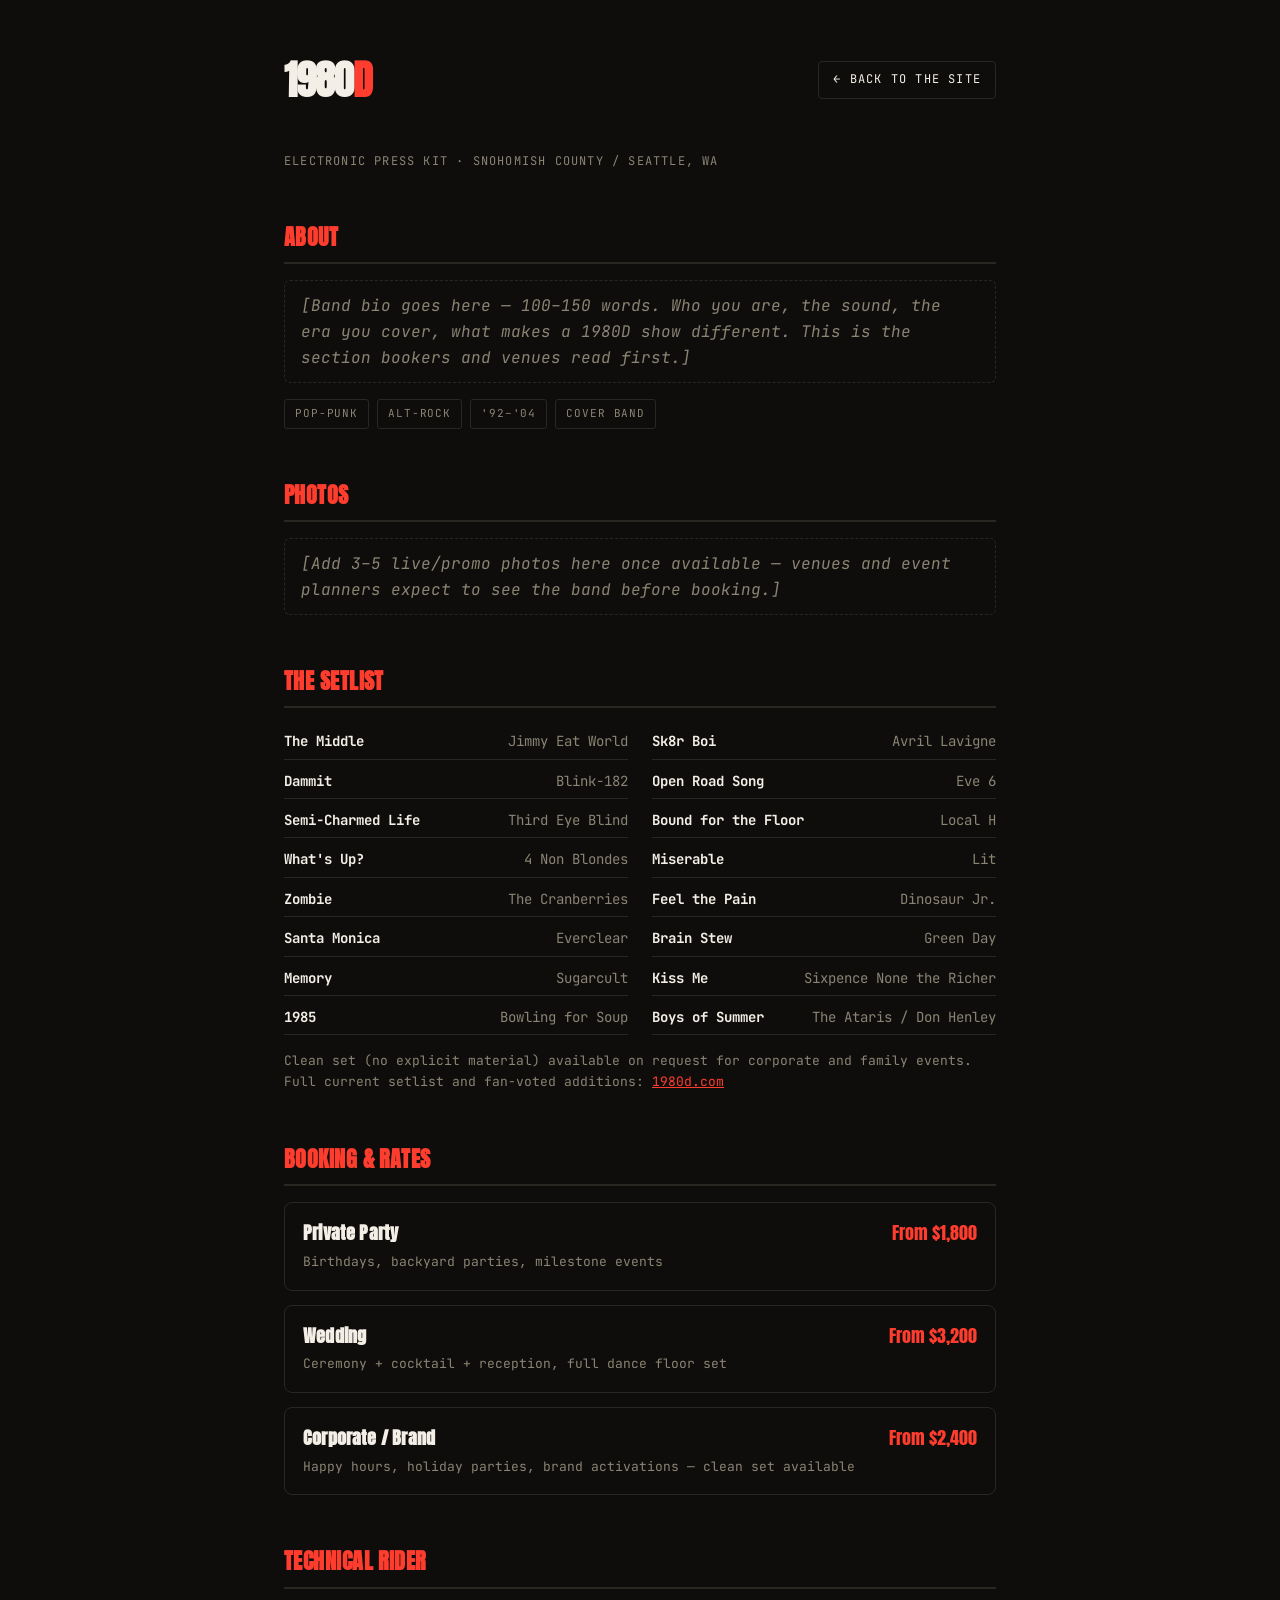
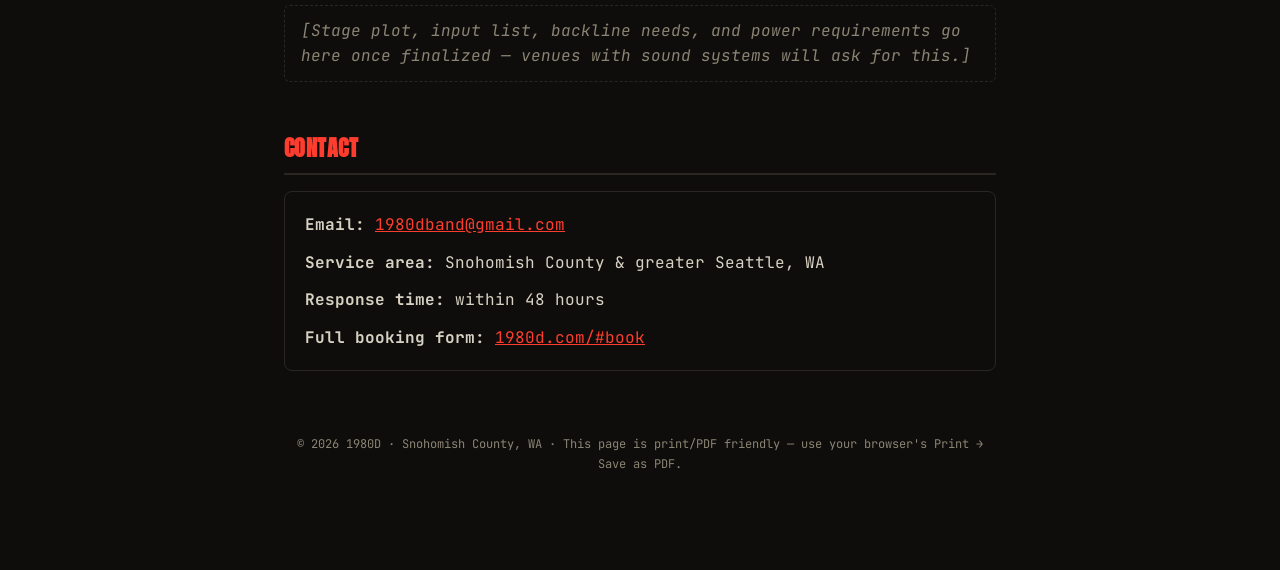
<file: epk.html>
<!doctype html>
<html lang="en">
<head>
<meta charset="utf-8">
<meta name="viewport" content="width=device-width, initial-scale=1">
<title>1980D — Electronic Press Kit</title>
<meta name="description" content="1980D press kit: bio, setlist, booking rates, and contact info for the Snohomish County / Seattle pop-punk &amp; alt-rock cover band.">
<link rel="canonical" href="https://www.1980d.com/epk.html">
<meta name="robots" content="index, follow">
<link rel="preconnect" href="https://fonts.googleapis.com/">
<link rel="preconnect" href="https://fonts.gstatic.com/" crossorigin>
<link href="https://fonts.googleapis.com/css2?family=Anton&family=JetBrains+Mono:wght@400;500;700&display=swap" rel="stylesheet">
<link rel="icon" href="favicon.ico" sizes="any">
<style>
  :root{
    --ink:#0E0D0B; --cream:#F4EFE6; --red:#FF3D2E; --muted:#8B8474; --line:#2a2722;
  }
  *{box-sizing:border-box}
  body{
    margin:0; background:var(--ink); color:var(--cream);
    font-family:"JetBrains Mono", ui-monospace, monospace;
    line-height:1.6;
  }
  .wrap{max-width:760px; margin:0 auto; padding:48px 24px 96px}
  .brand{display:flex; align-items:center; justify-content:space-between; margin-bottom:40px; flex-wrap:wrap; gap:12px}
  .brand h1{
    font-family:"Anton", sans-serif; font-size:40px; letter-spacing:-1px; margin:0;
    color:var(--cream);
  }
  .brand h1 span{color:var(--red)}
  .brand a{color:var(--cream); text-decoration:none; font-size:12px; letter-spacing:.1em; text-transform:uppercase; border:1px solid var(--line); padding:8px 14px; border-radius:4px}
  .brand a:hover{border-color:var(--red); color:var(--red)}
  h2{
    font-family:"Anton", sans-serif; font-size:22px; letter-spacing:.02em; text-transform:uppercase;
    color:var(--red); margin:48px 0 16px; border-bottom:2px solid var(--line); padding-bottom:8px;
  }
  p{color:#d8d2c4; margin:0 0 12px}
  .placeholder{color:var(--muted); font-style:italic; border:1px dashed var(--line); padding:12px 16px; border-radius:6px}
  .tags{display:flex; gap:8px; flex-wrap:wrap; margin:16px 0}
  .tags span{font-size:11px; letter-spacing:.08em; text-transform:uppercase; border:1px solid var(--line); padding:5px 10px; border-radius:3px; color:var(--muted)}
  table{width:100%; border-collapse:collapse; margin-top:8px}
  td, th{text-align:left; padding:8px 10px; border-bottom:1px solid var(--line); font-size:14px}
  th{color:var(--muted); font-weight:500; text-transform:uppercase; font-size:11px; letter-spacing:.08em}
  .setlist-grid{display:grid; grid-template-columns:1fr 1fr; gap:4px 24px}
  @media (max-width:520px){ .setlist-grid{grid-template-columns:1fr} }
  .song{display:flex; justify-content:space-between; padding:6px 0; border-bottom:1px solid var(--line); font-size:14px}
  .song b{color:var(--cream)}
  .song i{color:var(--muted); font-style:normal}
  .pricing{display:grid; gap:14px; margin-top:8px}
  .price-card{border:1px solid var(--line); border-radius:8px; padding:16px 18px; display:flex; justify-content:space-between; align-items:baseline; gap:12px; flex-wrap:wrap}
  .price-card b{font-family:"Anton", sans-serif; font-size:18px; letter-spacing:.01em}
  .price-card .amt{color:var(--red); font-family:"Anton", sans-serif; font-size:18px; white-space:nowrap}
  .contact{border:1px solid var(--line); border-radius:8px; padding:20px}
  .contact a{color:var(--red)}
  footer{margin-top:64px; color:var(--muted); font-size:12px; text-align:center}
  @media print{
    body{background:#fff; color:#111}
    .brand a{display:none}
    h2{color:#111; border-bottom-color:#ccc}
    .price-card .amt{color:#111}
    a{color:#111}
    .placeholder{border-color:#ccc}
  }
</style>
</head>
<body>
<div class="wrap">
  <div class="brand">
    <h1>1980<span>D</span></h1>
    <a href="/">&larr; Back to the site</a>
  </div>

  <p style="color:var(--muted); text-transform:uppercase; letter-spacing:.1em; font-size:12px;">Electronic Press Kit &middot; Snohomish County / Seattle, WA</p>

  <h2>About</h2>
  <div class="placeholder">
    [Band bio goes here — 100–150 words. Who you are, the sound, the era you cover,
    what makes a 1980D show different. This is the section bookers and venues read first.]
  </div>
  <div class="tags">
    <span>Pop-punk</span><span>Alt-rock</span><span>'92&ndash;'04</span><span>Cover band</span>
  </div>

  <h2>Photos</h2>
  <div class="placeholder">
    [Add 3–5 live/promo photos here once available — venues and event planners expect
    to see the band before booking.]
  </div>

  <h2>The Setlist</h2>
  <div class="setlist-grid">
    <div class="song"><b>The Middle</b> <i>Jimmy Eat World</i></div>
    <div class="song"><b>Sk8r Boi</b> <i>Avril Lavigne</i></div>
    <div class="song"><b>Dammit</b> <i>Blink-182</i></div>
    <div class="song"><b>Open Road Song</b> <i>Eve 6</i></div>
    <div class="song"><b>Semi-Charmed Life</b> <i>Third Eye Blind</i></div>
    <div class="song"><b>Bound for the Floor</b> <i>Local H</i></div>
    <div class="song"><b>What's Up?</b> <i>4 Non Blondes</i></div>
    <div class="song"><b>Miserable</b> <i>Lit</i></div>
    <div class="song"><b>Zombie</b> <i>The Cranberries</i></div>
    <div class="song"><b>Feel the Pain</b> <i>Dinosaur Jr.</i></div>
    <div class="song"><b>Santa Monica</b> <i>Everclear</i></div>
    <div class="song"><b>Brain Stew</b> <i>Green Day</i></div>
    <div class="song"><b>Memory</b> <i>Sugarcult</i></div>
    <div class="song"><b>Kiss Me</b> <i>Sixpence None the Richer</i></div>
    <div class="song"><b>1985</b> <i>Bowling for Soup</i></div>
    <div class="song"><b>Boys of Summer</b> <i>The Ataris / Don Henley</i></div>
  </div>
  <p style="margin-top:16px; font-size:13px; color:var(--muted)">
    Clean set (no explicit material) available on request for corporate and family events.
    Full current setlist and fan-voted additions: <a href="/#suggest" style="color:var(--red)">1980d.com</a>
  </p>

  <h2>Booking &amp; Rates</h2>
  <div class="pricing">
    <div class="price-card">
      <div><b>Private Party</b><br><span style="color:var(--muted); font-size:13px">Birthdays, backyard parties, milestone events</span></div>
      <div class="amt">From $1,800</div>
    </div>
    <div class="price-card">
      <div><b>Wedding</b><br><span style="color:var(--muted); font-size:13px">Ceremony + cocktail + reception, full dance floor set</span></div>
      <div class="amt">From $3,200</div>
    </div>
    <div class="price-card">
      <div><b>Corporate / Brand</b><br><span style="color:var(--muted); font-size:13px">Happy hours, holiday parties, brand activations &mdash; clean set available</span></div>
      <div class="amt">From $2,400</div>
    </div>
  </div>

  <h2>Technical Rider</h2>
  <div class="placeholder">
    [Stage plot, input list, backline needs, and power requirements go here once
    finalized — venues with sound systems will ask for this.]
  </div>

  <h2>Contact</h2>
  <div class="contact">
    <p><b>Email:</b> <a href="mailto:1980dband@gmail.com">1980dband@gmail.com</a></p>
    <p><b>Service area:</b> Snohomish County &amp; greater Seattle, WA</p>
    <p><b>Response time:</b> within 48 hours</p>
    <p style="margin-bottom:0"><b>Full booking form:</b> <a href="/#book">1980d.com/#book</a></p>
  </div>

  <footer>
    &copy; 2026 1980D &middot; Snohomish County, WA &middot; This page is print/PDF friendly &mdash; use your browser's Print &rarr; Save as PDF.
  </footer>
</div>
</body>
</html>
</file>
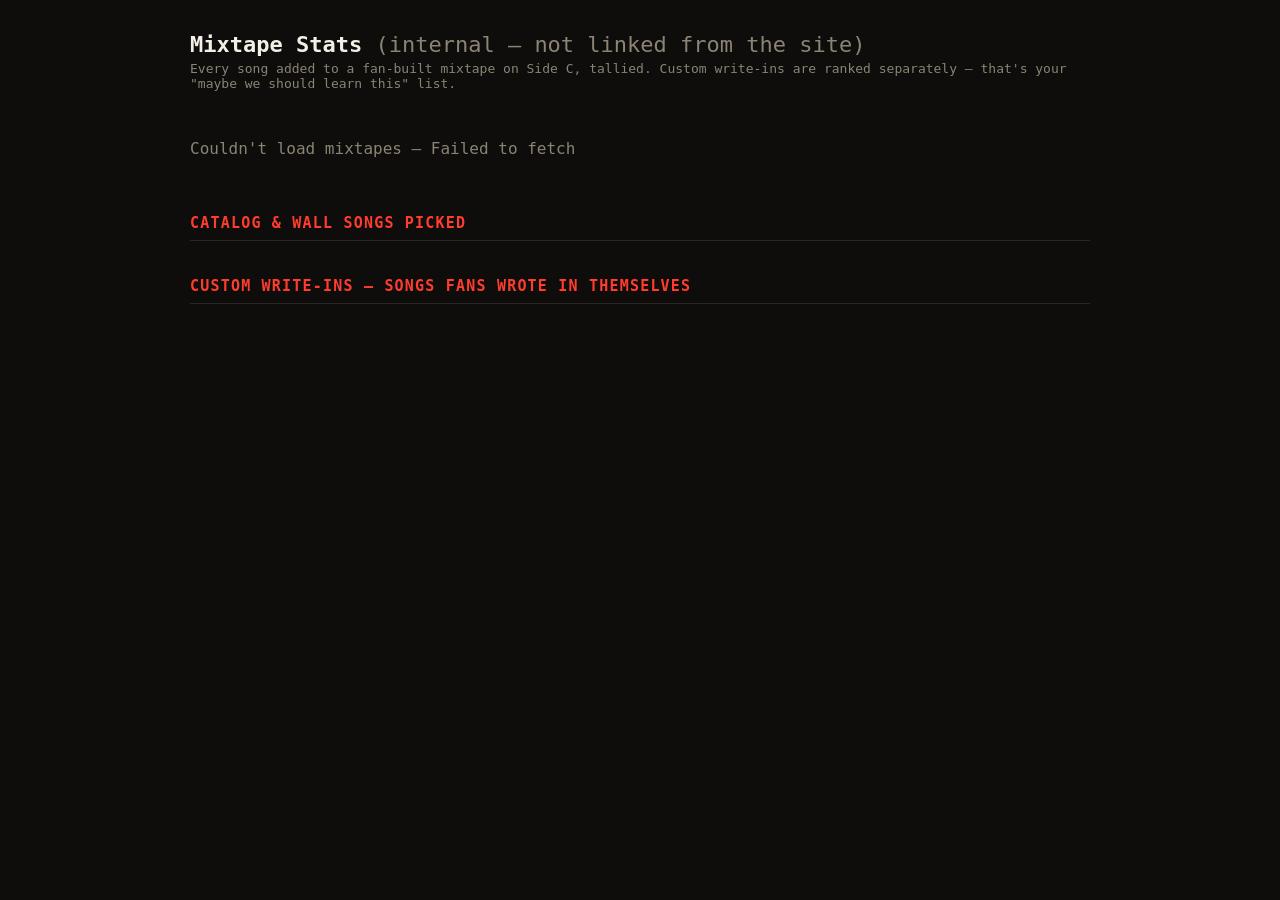
<file: tape-stats.html>
<!doctype html>
<html lang="en">
<head>
<meta charset="utf-8">
<meta name="viewport" content="width=device-width, initial-scale=1">
<title>1980D — Mixtape Stats (internal)</title>
<meta name="robots" content="noindex, nofollow">
<style>
  :root{ --ink:#0E0D0B; --cream:#F4EFE6; --red:#FF3D2E; --muted:#8B8474; --line:#2a2722; }
  *{box-sizing:border-box}
  body{ margin:0; background:var(--ink); color:var(--cream); font-family:"JetBrains Mono", ui-monospace, monospace; padding:32px 20px 80px; }
  .wrap{ max-width:900px; margin:0 auto }
  h1{ font-size:22px; margin:0 0 4px }
  .sub{ color:var(--muted); font-size:13px; margin:0 0 28px }
  .stat-row{ display:flex; gap:16px; margin-bottom:28px; flex-wrap:wrap }
  .stat{ border:1px solid var(--line); border-radius:8px; padding:14px 18px; min-width:120px }
  .stat b{ display:block; font-size:26px; color:var(--red) }
  .stat span{ font-size:11px; color:var(--muted); text-transform:uppercase; letter-spacing:.06em }
  h2{ font-size:15px; text-transform:uppercase; letter-spacing:.08em; color:var(--red); border-bottom:1px solid var(--line); padding-bottom:8px; margin:36px 0 12px }
  table{ width:100%; border-collapse:collapse }
  th, td{ text-align:left; padding:8px 10px; border-bottom:1px solid var(--line); font-size:13px }
  th{ cursor:pointer; color:var(--muted); text-transform:uppercase; font-size:11px; letter-spacing:.06em; user-select:none }
  th:hover{ color:var(--cream) }
  td.num{ text-align:right; font-weight:700 }
  .loading, .empty{ color:var(--muted); padding:20px 0 }
  .tape-list{ font-size:12px; color:var(--muted); max-width:600px }
</style>
</head>
<body>
<div class="wrap">
  <h1>Mixtape Stats <span style="color:var(--muted); font-weight:400">(internal — not linked from the site)</span></h1>
  <p class="sub">Every song added to a fan-built mixtape on Side C, tallied. Custom write-ins are ranked separately — that's your "maybe we should learn this" list.</p>

  <div class="stat-row" id="summary"><div class="loading">Loading…</div></div>

  <h2>Catalog &amp; wall songs picked</h2>
  <table id="catalogTable" style="display:none">
    <thead><tr><th data-sort="song">Song</th><th data-sort="count" class="num">Times Added</th></tr></thead>
    <tbody></tbody>
  </table>
  <div class="empty" id="catalogEmpty" style="display:none">No tapes saved yet.</div>

  <h2>Custom write-ins — songs fans wrote in themselves</h2>
  <table id="customTable" style="display:none">
    <thead><tr><th data-sort="song">Song</th><th data-sort="count" class="num">Times Added</th></tr></thead>
    <tbody></tbody>
  </table>
  <div class="empty" id="customEmpty" style="display:none">No write-ins yet.</div>
</div>

<script>
(function(){
  var FB = 'https://d-1a745-default-rtdb.firebaseio.com';

  function slug(s){ return ((s.title||'') + '::' + (s.artist||'')).toLowerCase(); }

  fetch(FB + '/mixtapes.json').then(function(r){ return r.json(); }).then(function(data){
    var tapes = data ? Object.values(data) : [];
    document.getElementById('summary').innerHTML =
      '<div class="stat"><b>' + tapes.length + '</b><span>Tapes saved</span></div>' +
      '<div class="stat"><b>' + tapes.filter(function(t){return t.ua==='mobile';}).length + '</b><span>From mobile</span></div>';

    var catalogCounts = {}, customCounts = {};
    tapes.forEach(function(t){
      (t.aSide||[]).concat(t.bSide||[]).forEach(function(s){
        if(!s || !s.title) return;
        var bucket = s.custom ? customCounts : catalogCounts;
        var key = slug(s);
        if(!bucket[key]) bucket[key] = { title:s.title, artist:s.artist||'', count:0 };
        bucket[key].count++;
      });
    });

    renderTable('catalogTable', 'catalogEmpty', catalogCounts);
    renderTable('customTable', 'customEmpty', customCounts);
  }).catch(function(e){
    document.getElementById('summary').innerHTML = '<div class="empty">Couldn\'t load mixtapes — ' + e.message + '</div>';
  });

  function renderTable(tableId, emptyId, counts){
    var rows = Object.values(counts).sort(function(a,b){ return b.count - a.count; });
    var table = document.getElementById(tableId);
    var empty = document.getElementById(emptyId);
    if(!rows.length){ empty.style.display = 'block'; return; }
    table.style.display = 'table';
    var tbody = table.querySelector('tbody');
    function draw(list){
      tbody.innerHTML = list.map(function(r){
        return '<tr><td>' + escapeHtml(r.title) + (r.artist ? ' <span style="color:var(--muted)">— ' + escapeHtml(r.artist) + '</span>' : '') + '</td><td class="num">' + r.count + '</td></tr>';
      }).join('');
    }
    draw(rows);
    var sortState = { key:'count', dir:-1 };
    table.querySelectorAll('th').forEach(function(th){
      th.addEventListener('click', function(){
        var key = th.getAttribute('data-sort');
        sortState.dir = (sortState.key === key) ? -sortState.dir : -1;
        sortState.key = key;
        var sorted = rows.slice().sort(function(a,b){
          var av = key === 'song' ? a.title.toLowerCase() : a.count;
          var bv = key === 'song' ? b.title.toLowerCase() : b.count;
          if(av < bv) return -1 * sortState.dir;
          if(av > bv) return 1 * sortState.dir;
          return 0;
        });
        draw(sorted);
      });
    });
  }

  function escapeHtml(s){
    return String(s).replace(/&/g,'&amp;').replace(/</g,'&lt;').replace(/>/g,'&gt;');
  }
})();
</script>
</body>
</html>
</file>
